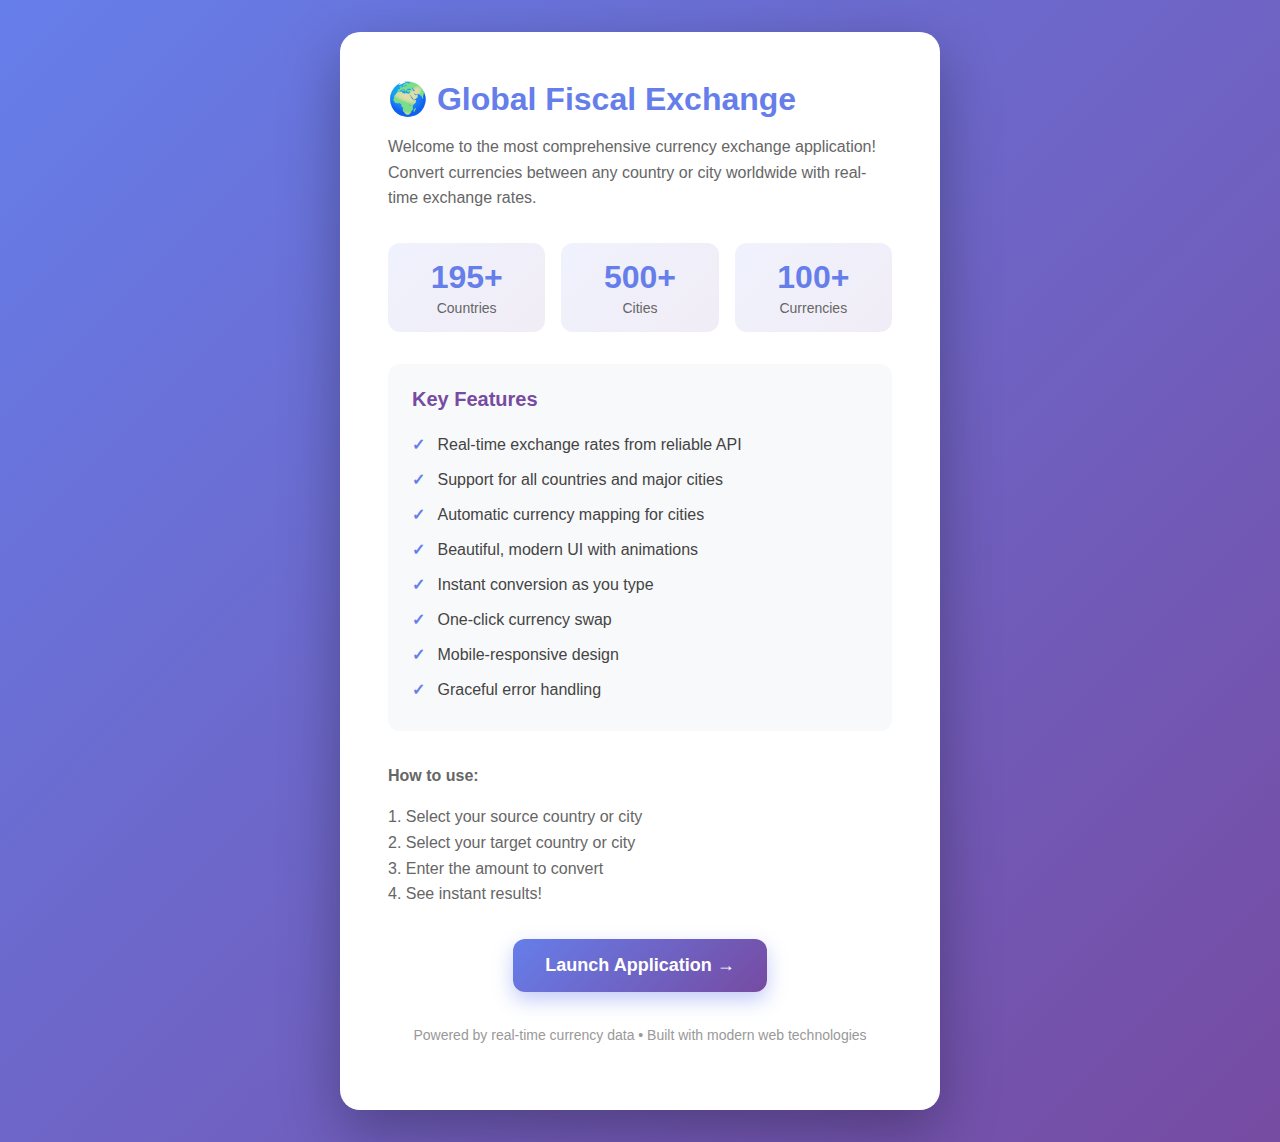
<file: wwwroot/index.html>
<!DOCTYPE html>
<html lang="en">

<head>
    <meta charset="UTF-8">
    <meta name="viewport" content="width=device-width, initial-scale=1.0">
    <title>Quick Start - Global Fiscal Exchange</title>
    <style>
        * {
            margin: 0;
            padding: 0;
            box-sizing: border-box;
        }

        body {
            font-family: 'Segoe UI', Tahoma, Geneva, Verdana, sans-serif;
            background: linear-gradient(135deg, #667eea 0%, #764ba2 100%);
            min-height: 100vh;
            display: flex;
            align-items: center;
            justify-content: center;
            padding: 2rem;
        }

        .container {
            background: white;
            border-radius: 20px;
            padding: 3rem;
            max-width: 600px;
            box-shadow: 0 20px 60px rgba(0, 0, 0, 0.3);
        }

        h1 {
            color: #667eea;
            margin-bottom: 1rem;
            font-size: 2rem;
        }

        p {
            color: #666;
            line-height: 1.6;
            margin-bottom: 1rem;
        }

        .features {
            background: #f8f9fa;
            padding: 1.5rem;
            border-radius: 12px;
            margin: 2rem 0;
        }

        .features h2 {
            color: #764ba2;
            font-size: 1.25rem;
            margin-bottom: 1rem;
        }

        .features ul {
            list-style: none;
            padding-left: 0;
        }

        .features li {
            padding: 0.5rem 0;
            color: #444;
        }

        .features li::before {
            content: "✓ ";
            color: #667eea;
            font-weight: bold;
            margin-right: 0.5rem;
        }

        .launch-btn {
            display: inline-block;
            background: linear-gradient(135deg, #667eea 0%, #764ba2 100%);
            color: white;
            padding: 1rem 2rem;
            border-radius: 12px;
            text-decoration: none;
            font-weight: 600;
            font-size: 1.125rem;
            transition: transform 0.3s, box-shadow 0.3s;
            box-shadow: 0 8px 20px rgba(102, 126, 234, 0.4);
        }

        .launch-btn:hover {
            transform: translateY(-2px);
            box-shadow: 0 12px 30px rgba(102, 126, 234, 0.6);
        }

        .stats {
            display: grid;
            grid-template-columns: repeat(3, 1fr);
            gap: 1rem;
            margin: 2rem 0;
        }

        .stat {
            text-align: center;
            padding: 1rem;
            background: linear-gradient(135deg, rgba(102, 126, 234, 0.1) 0%, rgba(118, 75, 162, 0.1) 100%);
            border-radius: 12px;
        }

        .stat-number {
            font-size: 2rem;
            font-weight: 700;
            color: #667eea;
        }

        .stat-label {
            font-size: 0.875rem;
            color: #666;
            margin-top: 0.25rem;
        }

        @media (max-width: 600px) {
            .container {
                padding: 2rem;
            }

            .stats {
                grid-template-columns: 1fr;
            }
        }
    </style>
</head>

<body>
    <div class="container">
        <h1>🌍 Global Fiscal Exchange</h1>
        <p>Welcome to the most comprehensive currency exchange application! Convert currencies between any country or
            city worldwide with real-time exchange rates.</p>

        <div class="stats">
            <div class="stat">
                <div class="stat-number">195+</div>
                <div class="stat-label">Countries</div>
            </div>
            <div class="stat">
                <div class="stat-number">500+</div>
                <div class="stat-label">Cities</div>
            </div>
            <div class="stat">
                <div class="stat-number">100+</div>
                <div class="stat-label">Currencies</div>
            </div>
        </div>

        <div class="features">
            <h2>Key Features</h2>
            <ul>
                <li>Real-time exchange rates from reliable API</li>
                <li>Support for all countries and major cities</li>
                <li>Automatic currency mapping for cities</li>
                <li>Beautiful, modern UI with animations</li>
                <li>Instant conversion as you type</li>
                <li>One-click currency swap</li>
                <li>Mobile-responsive design</li>
                <li>Graceful error handling</li>
            </ul>
        </div>

        <p><strong>How to use:</strong></p>
        <p>1. Select your source country or city<br>
            2. Select your target country or city<br>
            3. Enter the amount to convert<br>
            4. See instant results!</p>

        <div style="text-align: center; margin-top: 2rem;">
            <a href="currency-exchange.html" class="launch-btn">Launch Application →</a>
        </div>

        <p style="margin-top: 2rem; text-align: center; color: #999; font-size: 0.875rem;">
            Powered by real-time currency data • Built with modern web technologies
        </p>
    </div>
</body>

</html>
</file>
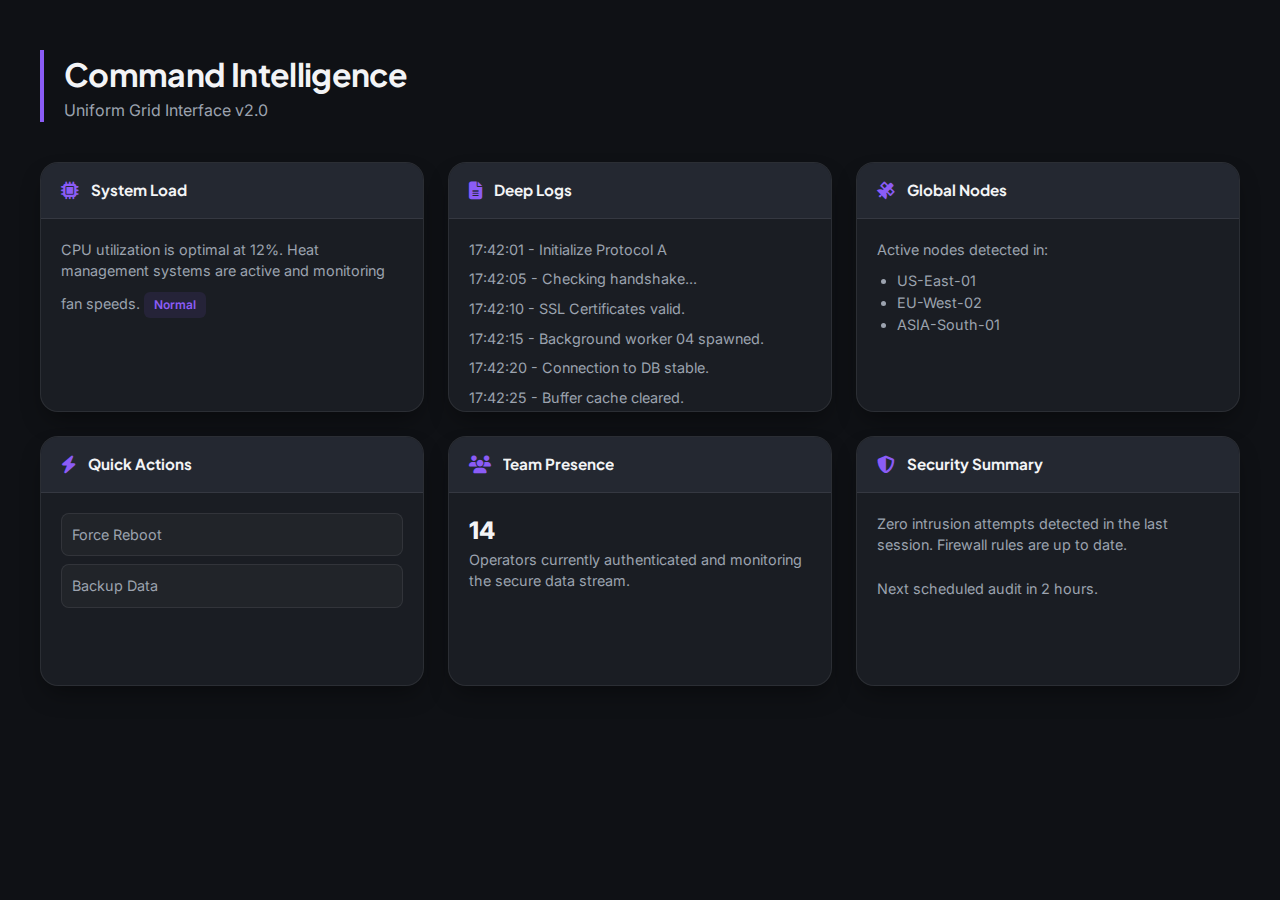
<file: absolute_uniform_grid.html>
<!DOCTYPE html>
<html lang="en">

<head>
    <meta charset="UTF-8">
    <meta name="viewport" content="width=device-width, initial-scale=1.0">
    <title>Perfectly Uniform Dashboard</title>
    <!-- Modern Typography: Inter for UI, Plus Jakarta Sans for Headers -->
    <link
        href="https://fonts.googleapis.com/css2?family=Inter:wght@400;500;600&family=Plus+Jakarta+Sans:wght@700;800&display=swap"
        rel="stylesheet">
    <!-- Font Awesome for Icons -->
    <link rel="stylesheet" href="https://cdnjs.cloudflare.com/ajax/libs/font-awesome/6.5.1/css/all.min.css">

    <style>
        :root {
            /* DIMENSIONS - FORCED UNIFORMITY */
            --widget-height: 250px;
            /* ALL widgets will be exactly this high */
            --grid-gap: 24px;

            /* DESIGN TOKENS */
            --primary: #8b5cf6;
            --bg-page: #0f1115;
            --bg-card: #1a1d23;
            --bg-header: #242831;
            --border: rgba(255, 255, 255, 0.08);
            --text-main: #f3f4f6;
            --text-dim: #9ca3af;
            --shadow: 0 12px 24px -6px rgba(0, 0, 0, 0.4);
            --radius: 18px;
        }

        * {
            box-sizing: border-box;
            margin: 0;
            padding: 0;
        }

        body {
            font-family: 'Inter', sans-serif;
            background-color: var(--bg-page);
            color: var(--text-main);
            padding: 50px 20px;
            line-height: 1.5;
        }

        .container {
            max-width: 1200px;
            margin: 0 auto;
        }

        .dash-header {
            margin-bottom: 40px;
            border-left: 4px solid var(--primary);
            padding-left: 20px;
        }

        .dash-header h1 {
            font-family: 'Plus Jakarta Sans', sans-serif;
            font-size: 2rem;
            letter-spacing: -0.02em;
        }

        /* --- THE PERFECT GRID --- */
        .dashboard-grid {
            display: grid;
            gap: var(--grid-gap);

            /* Responsive Columns */
            grid-template-columns: repeat(3, 1fr);
            /* 3 Columns Desktop */

            /* MANDATORY: This forces every single row to be exactly the same height */
            grid-auto-rows: var(--widget-height);
        }

        /* --- THE UNIFORM WIDGET --- */
        .widget {
            background-color: var(--bg-card);
            border: 1px solid var(--border);
            border-radius: var(--radius);
            box-shadow: var(--shadow);
            overflow: hidden;
            /* Ensures nothing breaks out of the uniform box */
            display: flex;
            flex-direction: column;
            transition: transform 0.2s ease, border-color 0.2s ease;
            height: 100%;
            /* Fills the grid-auto-rows height perfectly */
        }

        .widget:hover {
            transform: translateY(-4px);
            border-color: var(--primary);
        }

        .widget-head {
            background-color: var(--bg-header);
            padding: 16px 20px;
            display: flex;
            align-items: center;
            gap: 12px;
            border-bottom: 1px solid var(--border);
            flex-shrink: 0;
            /* Header height is static */
        }

        .widget-head i {
            color: var(--primary);
            font-size: 1.1rem;
        }

        .widget-head h3 {
            font-size: 0.95rem;
            font-weight: 700;
            font-family: 'Plus Jakarta Sans', sans-serif;
            color: var(--text-main);
            white-space: nowrap;
            overflow: hidden;
            text-overflow: ellipsis;
        }

        /* --- INTERNAL SCROLLABLE CONTENT --- */
        .widget-body {
            flex: 1;
            /* Occupies all remaining space in the 250px box */
            overflow-y: auto;
            /* Internal scroll only */
            padding: 20px;
            color: var(--text-dim);
            font-size: 0.9rem;
        }

        /* Modern Scrollbar Styling */
        .widget-body::-webkit-scrollbar {
            width: 5px;
        }

        .widget-body::-webkit-scrollbar-track {
            background: transparent;
        }

        .widget-body::-webkit-scrollbar-thumb {
            background: rgba(255, 255, 255, 0.1);
            border-radius: 10px;
        }

        .widget-body::-webkit-scrollbar-thumb:hover {
            background: var(--primary);
        }

        /* --- RESPONSIVE BREAKPOINTS --- */
        @media (max-width: 1024px) {
            .dashboard-grid {
                grid-template-columns: repeat(2, 1fr);
                /* 2 Columns Tablet */
            }
        }

        @media (max-width: 640px) {
            .dashboard-grid {
                grid-template-columns: 1fr;
                /* 1 Column Mobile */
            }

            /* Optional: You can adjust the uniform height for mobile here if desired */
            /* :root { --widget-height: 220px; } */
        }

        /* Helper for dummy content */
        .status-pill {
            display: inline-block;
            padding: 4px 10px;
            border-radius: 6px;
            background: rgba(139, 92, 246, 0.1);
            color: var(--primary);
            font-weight: 600;
            font-size: 0.75rem;
            margin-top: 10px;
        }
    </style>
</head>

<body>

    <div class="container">
        <header class="dash-header">
            <h1>Command Intelligence</h1>
            <p style="color: var(--text-dim);">Uniform Grid Interface v2.0</p>
        </header>

        <main class="dashboard-grid">

            <!-- Widget 1 -->
            <section class="widget">
                <div class="widget-head"><i class="fas fa-microchip"></i>
                    <h3>System Load</h3>
                </div>
                <div class="widget-body">
                    CPU utilization is optimal at 12%. Heat management systems are active and monitoring fan speeds.
                    <div class="status-pill">Normal</div>
                </div>
            </section>

            <!-- Widget 2 (Long Content - Will Scroll) -->
            <section class="widget">
                <div class="widget-head"><i class="fas fa-file-lines"></i>
                    <h3>Deep Logs</h3>
                </div>
                <div class="widget-body">
                    <p style="margin-bottom: 8px;">17:42:01 - Initialize Protocol A</p>
                    <p style="margin-bottom: 8px;">17:42:05 - Checking handshake...</p>
                    <p style="margin-bottom: 8px;">17:42:10 - SSL Certificates valid.</p>
                    <p style="margin-bottom: 8px;">17:42:15 - Background worker 04 spawned.</p>
                    <p style="margin-bottom: 8px;">17:42:20 - Connection to DB stable.</p>
                    <p style="margin-bottom: 8px;">17:42:25 - Buffer cache cleared.</p>
                    <p style="margin-bottom: 8px;">17:42:30 - Monitoring telemetry enabled.</p>
                    <p style="margin-bottom: 8px;">17:42:35 - All systems green.</p>
                </div>
            </section>

            <!-- Widget 3 -->
            <section class="widget">
                <div class="widget-head"><i class="fas fa-satellite"></i>
                    <h3>Global Nodes</h3>
                </div>
                <div class="widget-body">
                    Active nodes detected in:
                    <ul style="margin-top: 10px; padding-left: 20px;">
                        <li>US-East-01</li>
                        <li>EU-West-02</li>
                        <li>ASIA-South-01</li>
                    </ul>
                </div>
            </section>

            <!-- Widget 4 -->
            <section class="widget">
                <div class="widget-head"><i class="fas fa-bolt"></i>
                    <h3>Quick Actions</h3>
                </div>
                <div class="widget-body" style="display: flex; flex-direction: column; gap: 8px;">
                    <div
                        style="background: rgba(255,255,255,0.03); padding: 10px; border-radius: 8px; border: 1px solid var(--border);">
                        Force Reboot</div>
                    <div
                        style="background: rgba(255,255,255,0.03); padding: 10px; border-radius: 8px; border: 1px solid var(--border);">
                        Backup Data</div>
                </div>
            </section>

            <!-- Widget 5 -->
            <section class="widget">
                <div class="widget-head"><i class="fas fa-users"></i>
                    <h3>Team Presence</h3>
                </div>
                <div class="widget-body">
                    <div style="font-size: 1.5rem; color: var(--text-main); font-weight: 800;">14</div>
                    <p>Operators currently authenticated and monitoring the secure data stream.</p>
                </div>
            </section>

            <!-- Widget 6 -->
            <section class="widget">
                <div class="widget-head"><i class="fas fa-shield-halved"></i>
                    <h3>Security Summary</h3>
                </div>
                <div class="widget-body">
                    Zero intrusion attempts detected in the last session. Firewall rules are up to date.
                    <br><br>
                    Next scheduled audit in 2 hours.
                </div>
            </section>

        </main>
    </div>

</body>

</html>
</file>
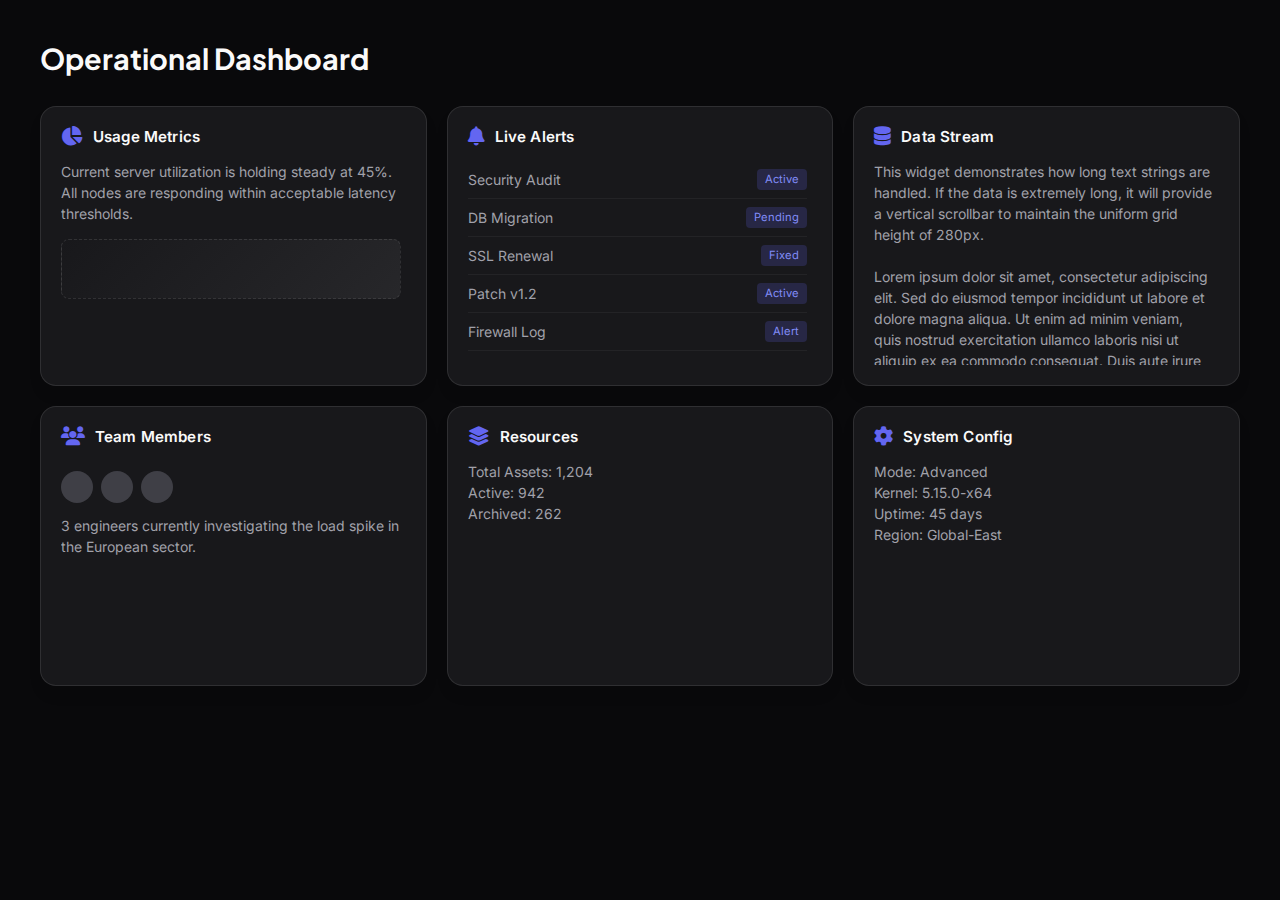
<file: uniform_dashboard.html>
<!DOCTYPE html>
<html lang="en">

<head>
    <meta charset="UTF-8">
    <meta name="viewport" content="width=device-width, initial-scale=1.0">
    <title>Uniform Dashboard Grid</title>
    <!-- Modern Typography -->
    <link
        href="https://fonts.googleapis.com/css2?family=Inter:wght@400;500;600;700&family=Plus+Jakarta+Sans:wght@700;800&display=swap"
        rel="stylesheet">
    <link rel="stylesheet" href="https://cdnjs.cloudflare.com/ajax/libs/font-awesome/6.5.1/css/all.min.css">

    <style>
        :root {
            /* Design System */
            --primary: #6366f1;
            --bg-body: #09090b;
            --bg-card: #18181b;
            --border: rgba(255, 255, 255, 0.1);
            --text-main: #fafafa;
            --text-muted: #a1a1aa;

            /* Uniform Dimensions */
            --widget-height: 280px;
            /* Fixed height for all widgets */
            --gap: 20px;
            --radius: 16px;
        }

        * {
            box-sizing: border-box;
            margin: 0;
            padding: 0;
        }

        body {
            font-family: 'Inter', sans-serif;
            background-color: var(--bg-body);
            color: var(--text-main);
            padding: 40px 20px;
            display: flex;
            justify-content: center;
        }

        .dashboard-container {
            width: 100%;
            max-width: 1200px;
        }

        .header {
            margin-bottom: 30px;
        }

        .header h1 {
            font-family: 'Plus Jakarta Sans', sans-serif;
            font-size: 1.8rem;
            color: var(--text-main);
        }

        /* --- THE UNIFORM GRID --- */
        .widget-grid {
            display: grid;
            gap: var(--gap);
            /* 3 columns on desktop */
            grid-template-columns: repeat(3, 1fr);
            /* This ensures all rows have exactly the same height */
            grid-auto-rows: var(--widget-height);
        }

        /* --- WIDGET STYLE --- */
        .widget {
            background-color: var(--bg-card);
            border: 1px solid var(--border);
            border-radius: var(--radius);
            padding: 20px;
            box-shadow: 0 10px 15px -3px rgba(0, 0, 0, 0.1);
            display: flex;
            flex-direction: column;
            transition: all 0.2s ease;
            height: 100%;
            /* Fill the grid cell height */
            position: relative;
        }

        .widget:hover {
            border-color: var(--primary);
            transform: translateY(-2px);
            box-shadow: 0 0 20px rgba(99, 102, 241, 0.1);
        }

        .widget-header {
            display: flex;
            align-items: center;
            gap: 10px;
            margin-bottom: 15px;
            flex-shrink: 0;
            /* Header doesn't shrink */
        }

        .widget-header i {
            color: var(--primary);
            font-size: 1.2rem;
        }

        .widget-header h3 {
            font-size: 0.95rem;
            font-weight: 600;
            letter-spacing: 0.01em;
        }

        /* --- CONTENT AREA WITH SCROLL --- */
        .widget-content {
            flex: 1;
            /* Take up remaining space */
            overflow-y: auto;
            /* Scroll if content overflows */
            padding-right: 5px;
            font-size: 0.875rem;
            line-height: 1.5;
            color: var(--text-muted);
            word-wrap: break-word;
            /* Wrap long words */
        }

        /* Custom Scrollbar */
        .widget-content::-webkit-scrollbar {
            width: 4px;
        }

        .widget-content::-webkit-scrollbar-track {
            background: rgba(255, 255, 255, 0.02);
            border-radius: 10px;
        }

        .widget-content::-webkit-scrollbar-thumb {
            background: rgba(255, 255, 255, 0.1);
            border-radius: 10px;
        }

        .widget-content::-webkit-scrollbar-thumb:hover {
            background: var(--primary);
        }

        /* --- RESPONSIVE BREAKPOINTS --- */
        @media (max-width: 1024px) {
            .widget-grid {
                grid-template-columns: repeat(2, 1fr);
                /* 2 columns on tablet */
            }
        }

        @media (max-width: 640px) {
            .widget-grid {
                grid-template-columns: 1fr;
                /* 1 column on mobile */
                /* Adjust height for mobile if needed, or keep uniform */
                grid-auto-rows: 250px;
            }
        }

        /* Demo Content Helpers */
        .list-item {
            padding: 8px 0;
            border-bottom: 1px solid rgba(255, 255, 255, 0.05);
            display: flex;
            justify-content: space-between;
        }

        .status-tag {
            padding: 2px 8px;
            border-radius: 4px;
            font-size: 0.7rem;
            background: rgba(99, 102, 241, 0.2);
            color: #818cf8;
        }
    </style>
</head>

<body>

    <div class="dashboard-container">
        <header class="header">
            <h1>Operational Dashboard</h1>
        </header>

        <div class="widget-grid">
            <!-- Widget 1 -->
            <section class="widget">
                <div class="widget-header"><i class="fas fa-chart-pie"></i>
                    <h3>Usage Metrics</h3>
                </div>
                <div class="widget-content">
                    <p>Current server utilization is holding steady at 45%. All nodes are responding within acceptable
                        latency thresholds.</p>
                    <div
                        style="margin-top: 15px; height: 60px; background: linear-gradient(135deg, #18181b, #27272a); border-radius: 8px; border: 1px dashed var(--border);">
                    </div>
                </div>
            </section>

            <!-- Widget 2 -->
            <section class="widget">
                <div class="widget-header"><i class="fas fa-bell"></i>
                    <h3>Live Alerts</h3>
                </div>
                <div class="widget-content">
                    <div class="list-item"><span>Security Audit</span><span class="status-tag">Active</span></div>
                    <div class="list-item"><span>DB Migration</span><span class="status-tag">Pending</span></div>
                    <div class="list-item"><span>SSL Renewal</span><span class="status-tag">Fixed</span></div>
                    <div class="list-item"><span>Patch v1.2</span><span class="status-tag">Active</span></div>
                    <div class="list-item"><span>Firewall Log</span><span class="status-tag">Alert</span></div>
                </div>
            </section>

            <!-- Widget 3 -->
            <section class="widget">
                <div class="widget-header"><i class="fas fa-database"></i>
                    <h3>Data Stream</h3>
                </div>
                <div class="widget-content">
                    This widget demonstrates how long text strings are handled. If the data is extremely long, it will
                    provide a vertical scrollbar to maintain the uniform grid height of 280px.
                    <br><br>
                    Lorem ipsum dolor sit amet, consectetur adipiscing elit. Sed do eiusmod tempor incididunt ut labore
                    et dolore magna aliqua. Ut enim ad minim veniam, quis nostrud exercitation ullamco laboris nisi ut
                    aliquip ex ea commodo consequat. Duis aute irure dolor in reprehenderit in voluptate velit esse
                    cillum dolore eu fugiat nulla pariatur.
                </div>
            </section>

            <!-- Widget 4 -->
            <section class="widget">
                <div class="widget-header"><i class="fas fa-users"></i>
                    <h3>Team Members</h3>
                </div>
                <div class="widget-content">
                    <div style="display: flex; gap: 8px; margin-top: 10px;">
                        <div style="width: 32px; height: 32px; background: #3f3f46; border-radius: 50%;"></div>
                        <div style="width: 32px; height: 32px; background: #3f3f46; border-radius: 50%;"></div>
                        <div style="width: 32px; height: 32px; background: #3f3f46; border-radius: 50%;"></div>
                    </div>
                    <p style="margin-top: 12px;">3 engineers currently investigating the load spike in the European
                        sector.</p>
                </div>
            </section>

            <!-- Widget 5 -->
            <section class="widget">
                <div class="widget-header"><i class="fas fa-layer-group"></i>
                    <h3>Resources</h3>
                </div>
                <div class="widget-content">
                    <p>Total Assets: 1,204</p>
                    <p>Active: 942</p>
                    <p>Archived: 262</p>
                </div>
            </section>

            <!-- Widget 6 -->
            <section class="widget">
                <div class="widget-header"><i class="fas fa-cog"></i>
                    <h3>System Config</h3>
                </div>
                <div class="widget-content">
                    Mode: Advanced<br>
                    Kernel: 5.15.0-x64<br>
                    Uptime: 45 days<br>
                    Region: Global-East
                </div>
            </section>
        </div>
    </div>

</body>

</html>
</file>
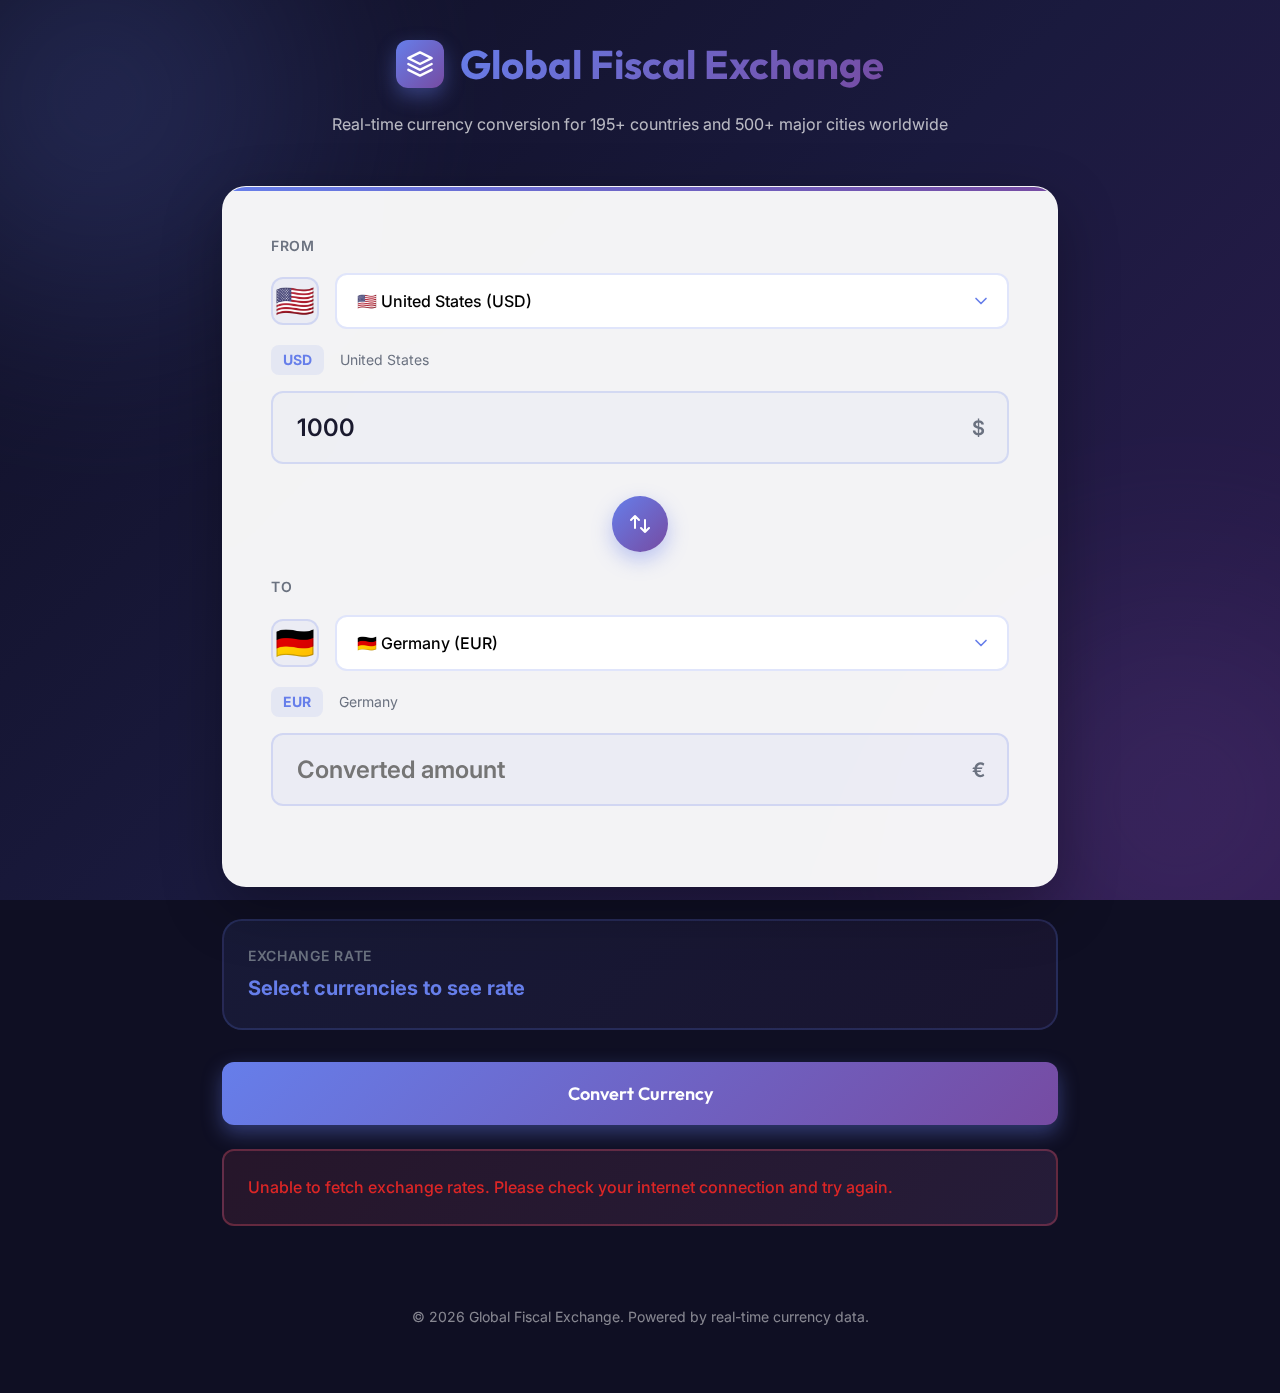
<file: wwwroot/currency-exchange.html>
<!DOCTYPE html>
<html lang="en">

<head>
    <meta charset="UTF-8">
    <meta name="viewport" content="width=device-width, initial-scale=1.0">
    <title>Global Fiscal Exchange - Worldwide Currency Converter</title>
    <meta name="description"
        content="Convert currencies between all countries and major cities worldwide with real-time exchange rates">
    <link rel="preconnect" href="https://fonts.googleapis.com">
    <link rel="preconnect" href="https://fonts.gstatic.com" crossorigin>
    <link
        href="https://fonts.googleapis.com/css2?family=Inter:wght@300;400;500;600;700&family=Outfit:wght@400;500;600;700&display=swap"
        rel="stylesheet">
    <link rel="stylesheet" href="css/currency-exchange.css">
</head>

<body>
    <div class="background-gradient"></div>
    <div class="container">
        <header class="header">
            <div class="logo-section">
                <div class="logo-icon">
                    <svg viewBox="0 0 24 24" fill="none" xmlns="http://www.w3.org/2000/svg">
                        <path d="M12 2L2 7L12 12L22 7L12 2Z" stroke="currentColor" stroke-width="2"
                            stroke-linecap="round" stroke-linejoin="round" />
                        <path d="M2 17L12 22L22 17" stroke="currentColor" stroke-width="2" stroke-linecap="round"
                            stroke-linejoin="round" />
                        <path d="M2 12L12 17L22 12" stroke="currentColor" stroke-width="2" stroke-linecap="round"
                            stroke-linejoin="round" />
                    </svg>
                </div>
                <h1>Global Fiscal Exchange</h1>
            </div>
            <p class="subtitle">Real-time currency conversion for 195+ countries and 500+ major cities worldwide</p>
        </header>

        <main class="exchange-container">
            <div class="exchange-card">
                <!-- From Section -->
                <div class="currency-section from-section">
                    <label for="from-select" class="section-label">From</label>
                    <div class="select-wrapper">
                        <div class="flag-display" id="from-flag">🌍</div>
                        <select id="from-select" class="currency-select">
                            <option value="">Select country or city...</option>
                        </select>
                    </div>
                    <div class="currency-info" id="from-info">
                        <span class="currency-code"></span>
                        <span class="location-name"></span>
                    </div>
                    <div class="amount-wrapper">
                        <input type="number" id="from-amount" class="amount-input" value="1000" min="0" step="0.01"
                            placeholder="Enter amount">
                        <span class="currency-symbol" id="from-symbol"></span>
                    </div>
                </div>

                <!-- Swap Button -->
                <div class="swap-container">
                    <button class="swap-button" id="swap-btn" aria-label="Swap currencies">
                        <svg viewBox="0 0 24 24" fill="none" xmlns="http://www.w3.org/2000/svg">
                            <path d="M7 16V4M7 4L3 8M7 4L11 8" stroke="currentColor" stroke-width="2"
                                stroke-linecap="round" stroke-linejoin="round" />
                            <path d="M17 8V20M17 20L21 16M17 20L13 16" stroke="currentColor" stroke-width="2"
                                stroke-linecap="round" stroke-linejoin="round" />
                        </svg>
                    </button>
                </div>

                <!-- To Section -->
                <div class="currency-section to-section">
                    <label for="to-select" class="section-label">To</label>
                    <div class="select-wrapper">
                        <div class="flag-display" id="to-flag">🌍</div>
                        <select id="to-select" class="currency-select">
                            <option value="">Select country or city...</option>
                        </select>
                    </div>
                    <div class="currency-info" id="to-info">
                        <span class="currency-code"></span>
                        <span class="location-name"></span>
                    </div>
                    <div class="amount-wrapper">
                        <input type="number" id="to-amount" class="amount-input" readonly
                            placeholder="Converted amount">
                        <span class="currency-symbol" id="to-symbol"></span>
                    </div>
                </div>
            </div>

            <!-- Exchange Rate Display -->
            <div class="rate-display" id="rate-display">
                <div class="rate-info">
                    <span class="rate-label">Exchange Rate</span>
                    <span class="rate-value" id="rate-value">Select currencies to see rate</span>
                </div>
                <div class="last-updated" id="last-updated"></div>
            </div>

            <!-- Convert Button -->
            <button class="convert-button" id="convert-btn">
                <span class="button-text">Convert Currency</span>
                <div class="button-loader"></div>
            </button>

            <!-- Error Display -->
            <div class="error-message" id="error-message"></div>

            <!-- Loading Indicator -->
            <div class="loading-overlay" id="loading-overlay">
                <div class="loader"></div>
                <p>Fetching exchange rates...</p>
            </div>
        </main>

        <footer class="footer">
            <p>&copy; 2026 Global Fiscal Exchange. Powered by real-time currency data.</p>
        </footer>
    </div>

    <script src="js/currency-exchange.js"></script>
</body>

</html>
</file>
<file: wwwroot/css/currency-exchange.css>
/* ==================== CSS Variables & Reset ==================== */
:root {
    /* Color Palette */
    --primary-gradient: linear-gradient(135deg, #667eea 0%, #764ba2 100%);
    --secondary-gradient: linear-gradient(135deg, #f093fb 0%, #f5576c 100%);
    --success-gradient: linear-gradient(135deg, #4facfe 0%, #00f2fe 100%);
    --dark-bg: #0f0f23;
    --card-bg: rgba(255, 255, 255, 0.95);
    --card-shadow: 0 20px 60px rgba(0, 0, 0, 0.3);
    --text-primary: #1a1a2e;
    --text-secondary: #6b7280;
    --border-color: rgba(102, 126, 234, 0.2);
    --hover-bg: rgba(102, 126, 234, 0.05);

    /* Typography */
    --font-primary: 'Inter', -apple-system, BlinkMacSystemFont, sans-serif;
    --font-display: 'Outfit', sans-serif;

    /* Spacing */
    --spacing-xs: 0.5rem;
    --spacing-sm: 1rem;
    --spacing-md: 1.5rem;
    --spacing-lg: 2rem;
    --spacing-xl: 3rem;

    /* Border Radius */
    --radius-sm: 8px;
    --radius-md: 12px;
    --radius-lg: 20px;
    --radius-xl: 24px;

    /* Transitions */
    --transition-fast: 0.2s cubic-bezier(0.4, 0, 0.2, 1);
    --transition-smooth: 0.3s cubic-bezier(0.4, 0, 0.2, 1);
    --transition-slow: 0.5s cubic-bezier(0.4, 0, 0.2, 1);
}

* {
    margin: 0;
    padding: 0;
    box-sizing: border-box;
}

body {
    font-family: var(--font-primary);
    background: var(--dark-bg);
    color: var(--text-primary);
    line-height: 1.6;
    min-height: 100vh;
    overflow-x: hidden;
    position: relative;
}

/* ==================== Background Animation ==================== */
.background-gradient {
    position: fixed;
    top: 0;
    left: 0;
    width: 100%;
    height: 100%;
    z-index: -1;
    background: linear-gradient(135deg, #0f0f23 0%, #1a1a3e 50%, #2d1b4e 100%);
    overflow: hidden;
}

.background-gradient::before,
.background-gradient::after {
    content: '';
    position: absolute;
    width: 600px;
    height: 600px;
    border-radius: 50%;
    filter: blur(100px);
    opacity: 0.3;
    animation: float 20s ease-in-out infinite;
}

.background-gradient::before {
    background: radial-gradient(circle, #667eea 0%, transparent 70%);
    top: -200px;
    left: -200px;
    animation-delay: 0s;
}

.background-gradient::after {
    background: radial-gradient(circle, #764ba2 0%, transparent 70%);
    bottom: -200px;
    right: -200px;
    animation-delay: -10s;
}

@keyframes float {

    0%,
    100% {
        transform: translate(0, 0) scale(1);
    }

    33% {
        transform: translate(100px, -100px) scale(1.1);
    }

    66% {
        transform: translate(-100px, 100px) scale(0.9);
    }
}

/* ==================== Container ==================== */
.container {
    max-width: 900px;
    margin: 0 auto;
    padding: var(--spacing-lg);
    position: relative;
    z-index: 1;
}

/* ==================== Header ==================== */
.header {
    text-align: center;
    margin-bottom: var(--spacing-xl);
    animation: fadeInDown 0.8s ease-out;
}

.logo-section {
    display: flex;
    align-items: center;
    justify-content: center;
    gap: var(--spacing-sm);
    margin-bottom: var(--spacing-sm);
}

.logo-icon {
    width: 48px;
    height: 48px;
    background: var(--primary-gradient);
    border-radius: var(--radius-md);
    display: flex;
    align-items: center;
    justify-content: center;
    color: white;
    box-shadow: 0 8px 20px rgba(102, 126, 234, 0.4);
    animation: pulse 2s ease-in-out infinite;
}

.logo-icon svg {
    width: 28px;
    height: 28px;
}

@keyframes pulse {

    0%,
    100% {
        transform: scale(1);
        box-shadow: 0 8px 20px rgba(102, 126, 234, 0.4);
    }

    50% {
        transform: scale(1.05);
        box-shadow: 0 12px 30px rgba(102, 126, 234, 0.6);
    }
}

.header h1 {
    font-family: var(--font-display);
    font-size: 2.5rem;
    font-weight: 700;
    background: linear-gradient(135deg, #667eea 0%, #764ba2 100%);
    -webkit-background-clip: text;
    -webkit-text-fill-color: transparent;
    background-clip: text;
    margin: 0;
}

.subtitle {
    color: rgba(255, 255, 255, 0.7);
    font-size: 1rem;
    font-weight: 400;
    margin-top: var(--spacing-xs);
}

/* ==================== Exchange Card ==================== */
.exchange-container {
    animation: fadeInUp 0.8s ease-out 0.2s both;
}

.exchange-card {
    background: var(--card-bg);
    border-radius: var(--radius-xl);
    padding: var(--spacing-xl);
    box-shadow: var(--card-shadow);
    backdrop-filter: blur(20px);
    border: 1px solid rgba(255, 255, 255, 0.2);
    position: relative;
    overflow: hidden;
}

.exchange-card::before {
    content: '';
    position: absolute;
    top: 0;
    left: 0;
    right: 0;
    height: 4px;
    background: var(--primary-gradient);
}

/* ==================== Currency Sections ==================== */
.currency-section {
    margin-bottom: var(--spacing-lg);
}

.section-label {
    display: block;
    font-size: 0.875rem;
    font-weight: 600;
    color: var(--text-secondary);
    text-transform: uppercase;
    letter-spacing: 0.05em;
    margin-bottom: var(--spacing-sm);
}

.select-wrapper {
    position: relative;
    display: flex;
    align-items: center;
    gap: var(--spacing-sm);
    margin-bottom: var(--spacing-sm);
}

.flag-display {
    font-size: 2rem;
    width: 48px;
    height: 48px;
    display: flex;
    align-items: center;
    justify-content: center;
    background: var(--hover-bg);
    border-radius: var(--radius-md);
    border: 2px solid var(--border-color);
    transition: all var(--transition-smooth);
}

.currency-select {
    flex: 1;
    padding: 1rem 1.25rem;
    font-size: 1rem;
    font-family: var(--font-primary);
    font-weight: 500;
    color: #000;
    background: white;
    border: 2px solid var(--border-color);
    border-radius: var(--radius-md);
    cursor: pointer;
    transition: all var(--transition-smooth);
    appearance: none;
    background-image: url("data:image/svg+xml,%3Csvg xmlns='http://www.w3.org/2000/svg' width='24' height='24' viewBox='0 0 24 24' fill='none' stroke='%23667eea' stroke-width='2' stroke-linecap='round' stroke-linejoin='round'%3E%3Cpolyline points='6 9 12 15 18 9'%3E%3C/polyline%3E%3C/svg%3E");
    background-repeat: no-repeat;
    background-position: right 1rem center;
    background-size: 20px;
    padding-right: 3rem;
}

.currency-select:hover {
    border-color: #667eea;
    box-shadow: 0 4px 12px rgba(102, 126, 234, 0.15);
}

.currency-select:focus {
    outline: none;
    border-color: #667eea;
    box-shadow: 0 0 0 4px rgba(102, 126, 234, 0.1);
}

.currency-info {
    display: flex;
    gap: var(--spacing-sm);
    align-items: center;
    margin-bottom: var(--spacing-sm);
    min-height: 24px;
}

.currency-code {
    font-weight: 700;
    font-size: 0.875rem;
    color: #667eea;
    padding: 0.25rem 0.75rem;
    background: rgba(102, 126, 234, 0.1);
    border-radius: var(--radius-sm);
}

.location-name {
    font-size: 0.875rem;
    color: var(--text-secondary);
}

.amount-wrapper {
    position: relative;
    display: flex;
    align-items: center;
}

.amount-input {
    width: 100%;
    padding: 1.25rem 1.5rem;
    font-size: 1.5rem;
    font-weight: 600;
    font-family: var(--font-primary);
    color: var(--text-primary);
    background: rgba(102, 126, 234, 0.03);
    border: 2px solid var(--border-color);
    border-radius: var(--radius-md);
    transition: all var(--transition-smooth);
}

.amount-input:hover {
    background: rgba(102, 126, 234, 0.05);
    border-color: #667eea;
}

.amount-input:focus {
    outline: none;
    background: white;
    border-color: #667eea;
    box-shadow: 0 0 0 4px rgba(102, 126, 234, 0.1);
}

.amount-input:read-only {
    cursor: default;
    background: rgba(102, 126, 234, 0.05);
}

.currency-symbol {
    position: absolute;
    right: 1.5rem;
    font-size: 1.25rem;
    font-weight: 600;
    color: var(--text-secondary);
    pointer-events: none;
}

/* ==================== Swap Button ==================== */
.swap-container {
    display: flex;
    justify-content: center;
    margin: var(--spacing-md) 0;
}

.swap-button {
    width: 56px;
    height: 56px;
    background: var(--primary-gradient);
    border: none;
    border-radius: 50%;
    color: white;
    cursor: pointer;
    display: flex;
    align-items: center;
    justify-content: center;
    box-shadow: 0 8px 20px rgba(102, 126, 234, 0.4);
    transition: all var(--transition-smooth);
    position: relative;
}

.swap-button svg {
    width: 24px;
    height: 24px;
    transition: transform var(--transition-smooth);
}

.swap-button:hover {
    transform: scale(1.1);
    box-shadow: 0 12px 30px rgba(102, 126, 234, 0.6);
}

.swap-button:hover svg {
    transform: rotate(180deg);
}

.swap-button:active {
    transform: scale(0.95);
}

/* ==================== Rate Display ==================== */
.rate-display {
    background: linear-gradient(135deg, rgba(102, 126, 234, 0.1) 0%, rgba(118, 75, 162, 0.1) 100%);
    border: 2px solid var(--border-color);
    border-radius: var(--radius-lg);
    padding: var(--spacing-md);
    margin: var(--spacing-lg) 0;
    display: flex;
    justify-content: space-between;
    align-items: center;
    transition: all var(--transition-smooth);
}

.rate-info {
    display: flex;
    flex-direction: column;
    gap: 0.25rem;
}

.rate-label {
    font-size: 0.875rem;
    font-weight: 600;
    color: var(--text-secondary);
    text-transform: uppercase;
    letter-spacing: 0.05em;
}

.rate-value {
    font-size: 1.25rem;
    font-weight: 700;
    color: #667eea;
}

.last-updated {
    font-size: 0.75rem;
    color: var(--text-secondary);
    font-style: italic;
}

/* ==================== Convert Button ==================== */
.convert-button {
    width: 100%;
    padding: 1.25rem 2rem;
    font-size: 1.125rem;
    font-weight: 600;
    font-family: var(--font-display);
    color: white;
    background: var(--primary-gradient);
    border: none;
    border-radius: var(--radius-md);
    cursor: pointer;
    transition: all var(--transition-smooth);
    box-shadow: 0 8px 20px rgba(102, 126, 234, 0.4);
    position: relative;
    overflow: hidden;
    display: flex;
    align-items: center;
    justify-content: center;
    gap: var(--spacing-sm);
}

.convert-button::before {
    content: '';
    position: absolute;
    top: 0;
    left: -100%;
    width: 100%;
    height: 100%;
    background: linear-gradient(90deg, transparent, rgba(255, 255, 255, 0.3), transparent);
    transition: left 0.5s;
}

.convert-button:hover::before {
    left: 100%;
}

.convert-button:hover {
    transform: translateY(-2px);
    box-shadow: 0 12px 30px rgba(102, 126, 234, 0.6);
}

.convert-button:active {
    transform: translateY(0);
}

.convert-button.loading {
    pointer-events: none;
    opacity: 0.8;
}

.button-loader {
    display: none;
    width: 20px;
    height: 20px;
    border: 3px solid rgba(255, 255, 255, 0.3);
    border-top-color: white;
    border-radius: 50%;
    animation: spin 0.8s linear infinite;
}

.convert-button.loading .button-loader {
    display: block;
}

@keyframes spin {
    to {
        transform: rotate(360deg);
    }
}

/* ==================== Error Message ==================== */
.error-message {
    display: none;
    padding: var(--spacing-md);
    margin-top: var(--spacing-md);
    background: linear-gradient(135deg, rgba(245, 87, 108, 0.1) 0%, rgba(240, 147, 251, 0.1) 100%);
    border: 2px solid rgba(245, 87, 108, 0.3);
    border-radius: var(--radius-md);
    color: #dc2626;
    font-weight: 500;
    animation: shake 0.5s ease-in-out;
}

.error-message.show {
    display: block;
}

@keyframes shake {

    0%,
    100% {
        transform: translateX(0);
    }

    25% {
        transform: translateX(-10px);
    }

    75% {
        transform: translateX(10px);
    }
}

/* ==================== Loading Overlay ==================== */
.loading-overlay {
    display: none;
    position: fixed;
    top: 0;
    left: 0;
    width: 100%;
    height: 100%;
    background: rgba(15, 15, 35, 0.9);
    backdrop-filter: blur(10px);
    z-index: 1000;
    align-items: center;
    justify-content: center;
    flex-direction: column;
    gap: var(--spacing-md);
}

.loading-overlay.show {
    display: flex;
}

.loader {
    width: 60px;
    height: 60px;
    border: 4px solid rgba(102, 126, 234, 0.2);
    border-top-color: #667eea;
    border-radius: 50%;
    animation: spin 1s linear infinite;
}

.loading-overlay p {
    color: white;
    font-size: 1.125rem;
    font-weight: 500;
}

/* ==================== Footer ==================== */
.footer {
    text-align: center;
    margin-top: var(--spacing-xl);
    padding: var(--spacing-lg) 0;
    color: rgba(255, 255, 255, 0.5);
    font-size: 0.875rem;
}

/* ==================== Animations ==================== */
@keyframes fadeInDown {
    from {
        opacity: 0;
        transform: translateY(-30px);
    }

    to {
        opacity: 1;
        transform: translateY(0);
    }
}

@keyframes fadeInUp {
    from {
        opacity: 0;
        transform: translateY(30px);
    }

    to {
        opacity: 1;
        transform: translateY(0);
    }
}

/* ==================== Responsive Design ==================== */
@media (max-width: 768px) {
    .container {
        padding: var(--spacing-sm);
    }

    .header h1 {
        font-size: 2rem;
    }

    .subtitle {
        font-size: 0.875rem;
    }

    .exchange-card {
        padding: var(--spacing-lg);
    }

    .amount-input {
        font-size: 1.25rem;
        padding: 1rem 1.25rem;
    }

    .rate-display {
        flex-direction: column;
        align-items: flex-start;
        gap: var(--spacing-sm);
    }
}

@media (max-width: 480px) {
    .header h1 {
        font-size: 1.5rem;
    }

    .logo-icon {
        width: 40px;
        height: 40px;
    }

    .logo-icon svg {
        width: 24px;
        height: 24px;
    }

    .exchange-card {
        padding: var(--spacing-md);
    }

    .flag-display {
        width: 40px;
        height: 40px;
        font-size: 1.5rem;
    }
}
.currency-select option {
    color: #000;
    background: #fff;
}
</file>
